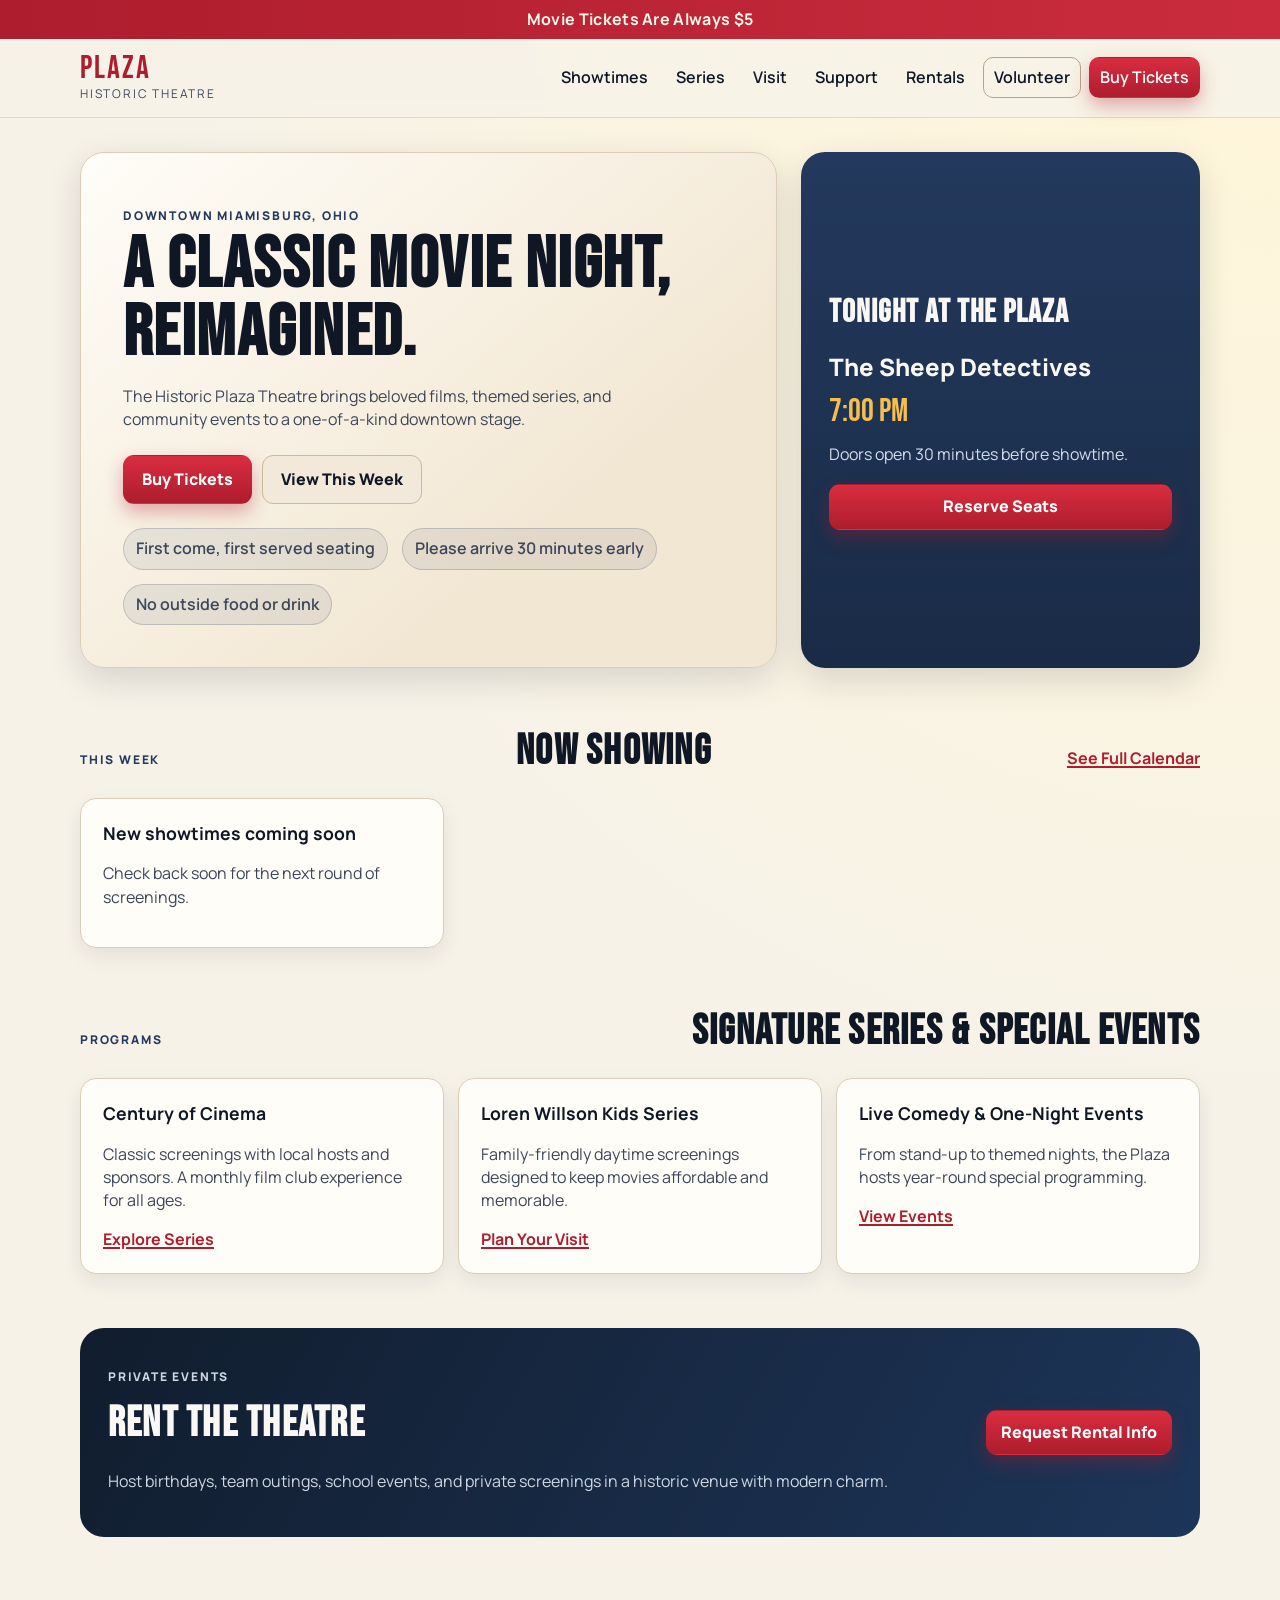
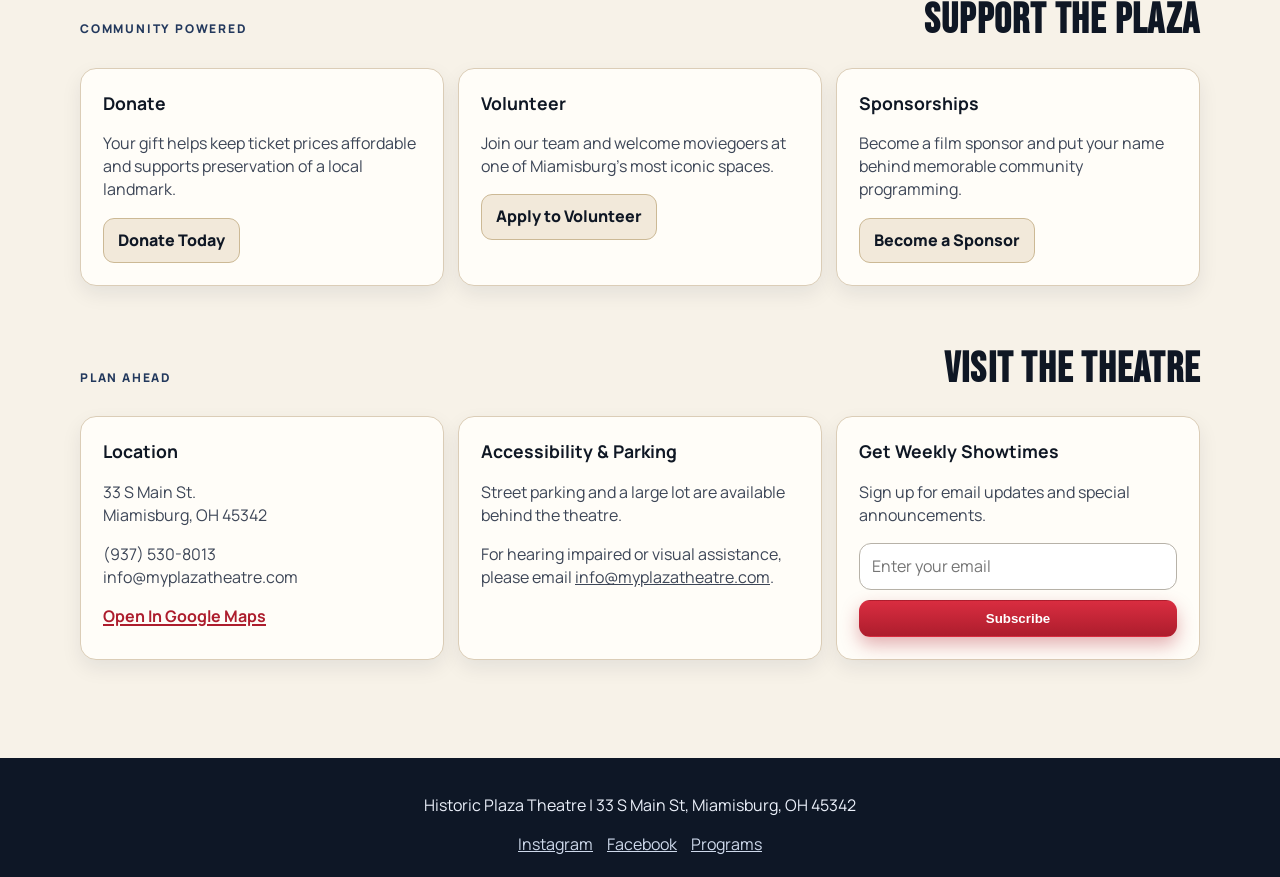
<file: index.html>
<!doctype html>
<html lang="en">
  <head>
    <meta charset="UTF-8" />
    <meta name="viewport" content="width=device-width, initial-scale=1.0" />
    <meta
      name="description"
      content="The Historic Plaza Theatre in Miamisburg, Ohio. Affordable movies, community events, and private rentals."
    />
    <meta name="robots" content="index,follow" />
    <link rel="canonical" href="https://www.myplazatheatre.com/" />
    <meta property="og:type" content="website" />
    <meta property="og:site_name" content="Plaza Theatre" />
    <meta property="og:title" content="Plaza Theatre | Historic Cinema in Miamisburg" />
    <meta
      property="og:description"
      content="Affordable movie tickets, community screenings, and special events at the Historic Plaza Theatre in Miamisburg."
    />
    <meta property="og:url" content="https://www.myplazatheatre.com/" />
    <meta name="twitter:card" content="summary_large_image" />
    <meta name="twitter:title" content="Plaza Theatre | Historic Cinema in Miamisburg" />
    <meta
      name="twitter:description"
      content="Affordable movie tickets, community screenings, and special events at the Historic Plaza Theatre in Miamisburg."
    />
    <title>Plaza Theatre | Historic Cinema in Miamisburg</title>
    <link rel="preconnect" href="https://fonts.googleapis.com" />
    <link rel="preconnect" href="https://fonts.gstatic.com" crossorigin />
    <link
      href="https://fonts.googleapis.com/css2?family=Bebas+Neue&family=Manrope:wght@400;500;600;700;800&display=swap"
      rel="stylesheet"
    />
    <link rel="stylesheet" href="styles.css" />
  </head>
  <body>
    <a class="skip-link" href="#main-content">Skip to main content</a>

    <header class="site-header">
      <div class="top-banner" role="note">Movie Tickets Are Always $5</div>
      <div class="header-shell">
        <a class="brand" href="index.html" aria-label="Plaza Theatre Home">
          <span class="brand-mark">PLAZA</span>
          <span class="brand-sub">Historic Theatre</span>
        </a>
        <button class="menu-button" aria-expanded="false" aria-controls="primary-nav">
          Menu
        </button>
        <nav id="primary-nav" class="primary-nav" aria-label="Primary">
          <a href="showtimes.html">Showtimes</a>
          <a href="series.html">Series</a>
          <a href="visit.html">Visit</a>
          <a href="support.html">Support</a>
          <a href="rentals.html">Rentals</a>
          <a class="button ghost" href="support.html#volunteer">Volunteer</a>
          <a class="button primary" href="https://app.formovietickets.com/index.html?id=plazatheatre">Buy Tickets</a>
        </nav>
      </div>
    </header>

    <main id="main-content">
      <section class="hero reveal" aria-labelledby="hero-title">
        <div class="hero-content">
          <p class="eyebrow">Downtown Miamisburg, Ohio</p>
          <h1 id="hero-title">A Classic Movie Night, Reimagined.</h1>
          <p class="hero-copy">
            The Historic Plaza Theatre brings beloved films, themed series, and community events to a one-of-a-kind
            downtown stage.
          </p>
          <div class="hero-actions">
            <a class="button primary large" href="https://app.formovietickets.com/index.html?id=plazatheatre">Buy Tickets</a>
            <a class="button secondary large" href="#showtimes">View This Week</a>
          </div>
          <ul class="hero-meta" aria-label="Visitor highlights">
            <li>First come, first served seating</li>
            <li>Please arrive 30 minutes early</li>
            <li>No outside food or drink</li>
          </ul>
        </div>
        <aside class="hero-panel" aria-label="Quick info">
          <h2 id="hero-feature-heading">Tonight At The Plaza</h2>
          <p class="film-title" id="hero-feature-title">The Sheep Detectives</p>
          <p class="film-time" id="hero-feature-time">7:00 PM</p>
          <p class="film-note" id="hero-feature-note">Doors open 30 minutes before showtime.</p>
          <a class="button primary full" id="hero-feature-cta" href="https://app.formovietickets.com/index.html?id=plazatheatre">Reserve Seats</a>
        </aside>
      </section>

      <section class="section showtimes reveal" id="showtimes" aria-labelledby="showtimes-title">
        <div class="section-head">
          <p class="eyebrow">This Week</p>
          <h2 id="showtimes-title">Now Showing</h2>
          <a href="showtimes.html" class="text-link">See Full Calendar</a>
        </div>
        <div class="cards" id="home-now-showing" role="list"></div>
      </section>

      <section class="section series reveal" id="series" aria-labelledby="series-title">
        <div class="section-head">
          <p class="eyebrow">Programs</p>
          <h2 id="series-title">Signature Series & Special Events</h2>
        </div>
        <div class="split-grid">
          <article class="feature-block">
            <h3>Century of Cinema</h3>
            <p>Classic screenings with local hosts and sponsors. A monthly film club experience for all ages.</p>
            <a class="text-link" href="series.html">Explore Series</a>
          </article>
          <article class="feature-block">
            <h3>Loren Willson Kids Series</h3>
            <p>Family-friendly daytime screenings designed to keep movies affordable and memorable.</p>
            <a class="text-link" href="series.html#loren-willson-kids">Plan Your Visit</a>
          </article>
          <article class="feature-block">
            <h3>Live Comedy & One-Night Events</h3>
            <p>From stand-up to themed nights, the Plaza hosts year-round special programming.</p>
            <a class="text-link" href="showtimes.html#special-events">View Events</a>
          </article>
        </div>
      </section>

      <section class="section rentals reveal" id="rentals" aria-labelledby="rentals-title">
        <div class="cta-panel">
          <div>
            <p class="eyebrow">Private Events</p>
            <h2 id="rentals-title">Rent The Theatre</h2>
            <p>
              Host birthdays, team outings, school events, and private screenings in a historic venue with modern
              charm.
            </p>
          </div>
          <a class="button primary" href="rentals.html">Request Rental Info</a>
        </div>
      </section>

      <section class="section support reveal" id="support" aria-labelledby="support-title">
        <div class="section-head">
          <p class="eyebrow">Community Powered</p>
          <h2 id="support-title">Support The Plaza</h2>
        </div>
        <div class="support-grid">
          <article class="support-card">
            <h3>Donate</h3>
            <p>Your gift helps keep ticket prices affordable and supports preservation of a local landmark.</p>
            <a class="button secondary" href="support.html#donate">Donate Today</a>
          </article>
          <article class="support-card">
            <h3>Volunteer</h3>
            <p>Join our team and welcome moviegoers at one of Miamisburg's most iconic spaces.</p>
            <a class="button secondary" href="support.html#volunteer">Apply to Volunteer</a>
          </article>
          <article class="support-card">
            <h3>Sponsorships</h3>
            <p>Become a film sponsor and put your name behind memorable community programming.</p>
            <a class="button secondary" href="support.html#sponsors">Become a Sponsor</a>
          </article>
        </div>
      </section>

      <section class="section visit reveal" id="visit" aria-labelledby="visit-title">
        <div class="section-head">
          <p class="eyebrow">Plan Ahead</p>
          <h2 id="visit-title">Visit The Theatre</h2>
        </div>
        <div class="visit-layout">
          <div class="visit-card">
            <h3>Location</h3>
            <p>33 S Main St.<br />Miamisburg, OH 45342</p>
            <p>(937) 530-8013<br />info@myplazatheatre.com</p>
            <a class="text-link" href="https://www.google.com/maps/place/33+S+Main+St,+Miamisburg,+OH+45342/">Open In Google Maps</a>
          </div>
          <div class="visit-card">
            <h3>Accessibility & Parking</h3>
            <p>Street parking and a large lot are available behind the theatre.</p>
            <p>
              For hearing impaired or visual assistance, please email
              <a href="mailto:info@myplazatheatre.com">info@myplazatheatre.com</a>.
            </p>
          </div>
          <div class="newsletter-card">
            <h3>Get Weekly Showtimes</h3>
            <p>Sign up for email updates and special announcements.</p>
            <form>
              <label for="email" class="visually-hidden">Email address</label>
              <input id="email" type="email" placeholder="Enter your email" autocomplete="email" required />
              <button type="submit" class="button primary full">Subscribe</button>
            </form>
          </div>
        </div>
      </section>
    </main>

    <a class="mobile-sticky-cta" href="https://app.formovietickets.com/index.html?id=plazatheatre">Buy Tickets</a>

    <footer class="site-footer">
      <p>Historic Plaza Theatre | 33 S Main St, Miamisburg, OH 45342</p>
      <div class="footer-links">
        <a href="https://www.instagram.com/historicplazatheatre/">Instagram</a>
        <a href="https://www.facebook.com/myplazatheatre">Facebook</a>
        <a href="series.html">Programs</a>
      </div>
    </footer>

    <script src="schedule-data.js"></script>
    <script src="script.js"></script>
  </body>
</html>
</file>
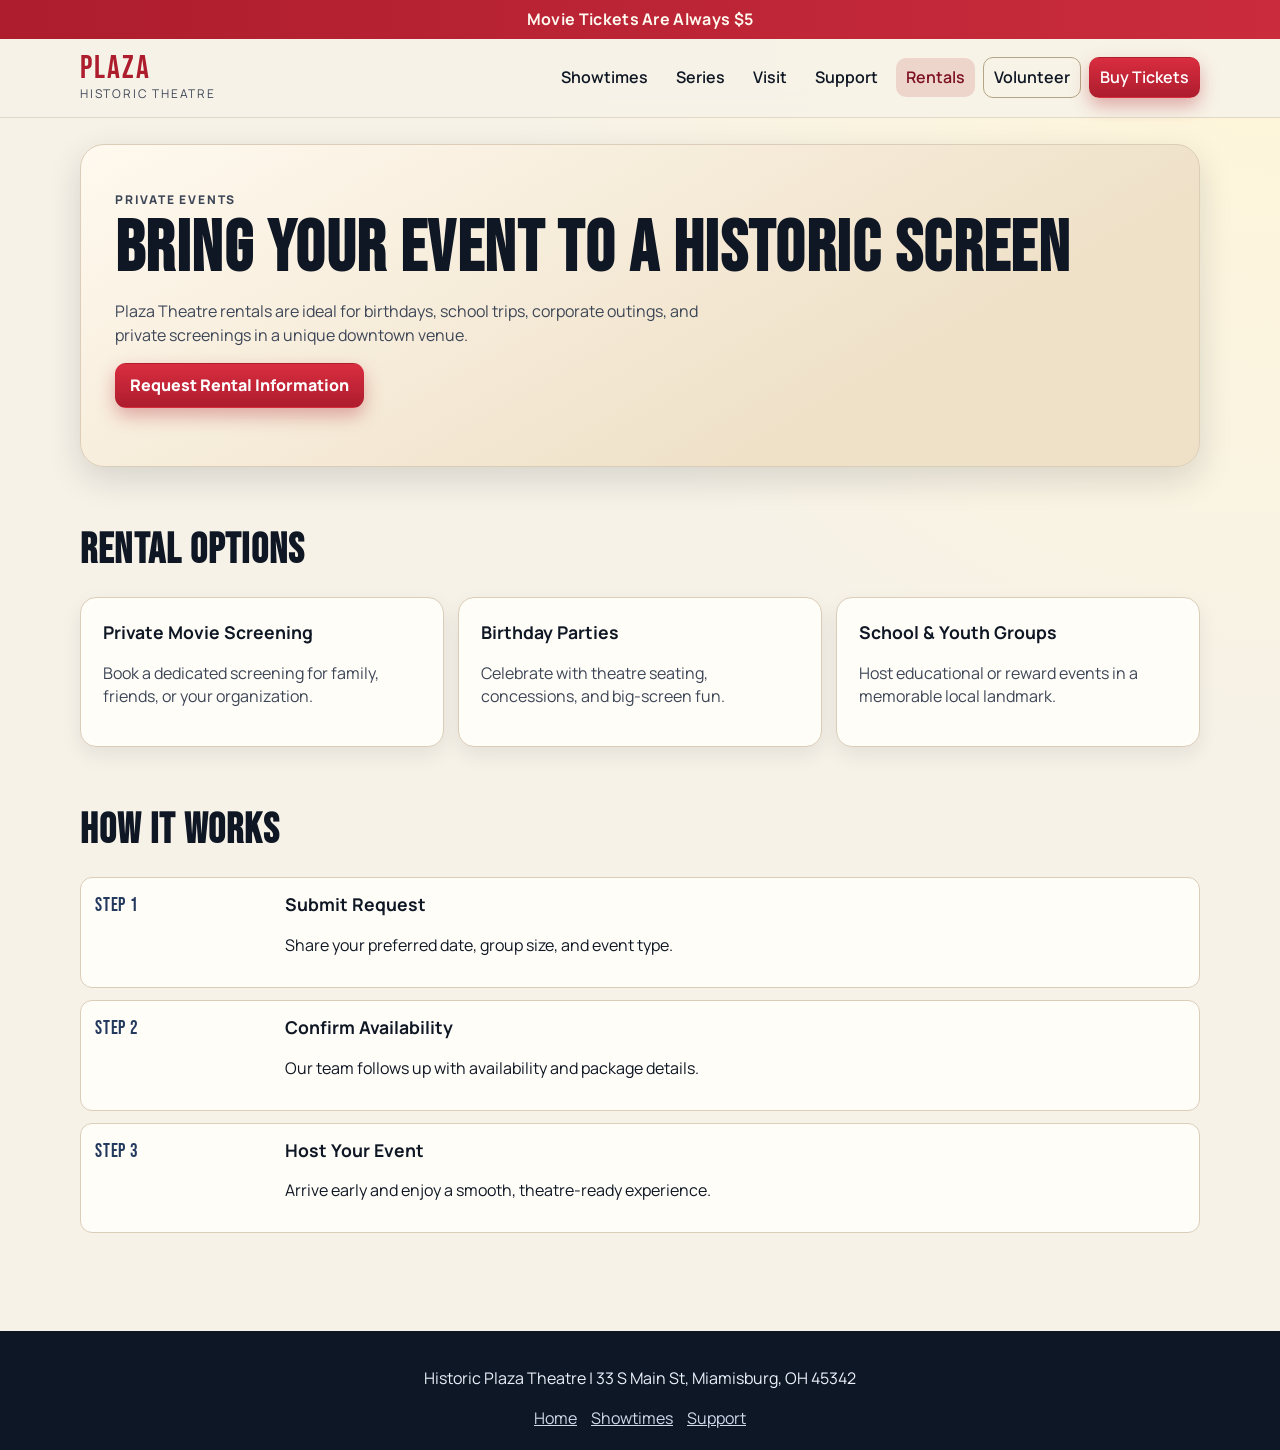
<file: rentals.html>
<!doctype html>
<html lang="en">
  <head>
    <meta charset="UTF-8" />
    <meta name="viewport" content="width=device-width, initial-scale=1.0" />
    <meta
      name="description"
      content="Rent the Plaza Theatre for private screenings, birthdays, school events, and group gatherings."
    />
    <title>Rent The Theatre | Plaza Theatre</title>
    <link rel="preconnect" href="https://fonts.googleapis.com" />
    <link rel="preconnect" href="https://fonts.gstatic.com" crossorigin />
    <link
      href="https://fonts.googleapis.com/css2?family=Bebas+Neue&family=Manrope:wght@400;500;600;700;800&display=swap"
      rel="stylesheet"
    />
    <link rel="stylesheet" href="styles.css" />
  </head>
  <body>
    <a class="skip-link" href="#main-content">Skip to main content</a>

    <header class="site-header">
      <div class="top-banner" role="note">Movie Tickets Are Always $5</div>
      <div class="header-shell">
        <a class="brand" href="index.html" aria-label="Plaza Theatre Home">
          <span class="brand-mark">PLAZA</span>
          <span class="brand-sub">Historic Theatre</span>
        </a>
        <button class="menu-button" aria-expanded="false" aria-controls="primary-nav">
          Menu
        </button>
        <nav id="primary-nav" class="primary-nav" aria-label="Primary">
          <a href="showtimes.html">Showtimes</a>
          <a href="series.html">Series</a>
          <a href="visit.html">Visit</a>
          <a href="support.html">Support</a>
          <a href="rentals.html">Rentals</a>
          <a class="button ghost" href="support.html#volunteer">Volunteer</a>
          <a class="button primary" href="https://app.formovietickets.com/index.html?id=plazatheatre">Buy Tickets</a>
        </nav>
      </div>
    </header>

    <main id="main-content">
      <section class="page-hero reveal" aria-labelledby="rentals-title">
        <p class="eyebrow">Private Events</p>
        <h1 id="rentals-title">Bring Your Event To A Historic Screen</h1>
        <p>
          Plaza Theatre rentals are ideal for birthdays, school trips, corporate outings, and private screenings in a
          unique downtown venue.
        </p>
        <div class="hero-actions">
          <a class="button primary" href="https://www.myplazatheatre.com/rent-the-theatre">Request Rental Information</a>
        </div>
      </section>

      <section class="section reveal" aria-labelledby="rental-options-title">
        <div class="section-head">
          <h2 id="rental-options-title">Rental Options</h2>
        </div>
        <div class="cards">
          <article class="show-card">
            <h3>Private Movie Screening</h3>
            <p>Book a dedicated screening for family, friends, or your organization.</p>
          </article>
          <article class="show-card">
            <h3>Birthday Parties</h3>
            <p>Celebrate with theatre seating, concessions, and big-screen fun.</p>
          </article>
          <article class="show-card">
            <h3>School & Youth Groups</h3>
            <p>Host educational or reward events in a memorable local landmark.</p>
          </article>
        </div>
      </section>

      <section class="section reveal" aria-labelledby="rental-process-title">
        <div class="section-head">
          <h2 id="rental-process-title">How It Works</h2>
        </div>
        <ul class="timeline">
          <li>
            <span class="slot">Step 1</span>
            <div>
              <h3>Submit Request</h3>
              <p>Share your preferred date, group size, and event type.</p>
            </div>
          </li>
          <li>
            <span class="slot">Step 2</span>
            <div>
              <h3>Confirm Availability</h3>
              <p>Our team follows up with availability and package details.</p>
            </div>
          </li>
          <li>
            <span class="slot">Step 3</span>
            <div>
              <h3>Host Your Event</h3>
              <p>Arrive early and enjoy a smooth, theatre-ready experience.</p>
            </div>
          </li>
        </ul>
      </section>
    </main>

    <a class="mobile-sticky-cta" href="https://app.formovietickets.com/index.html?id=plazatheatre">Buy Tickets</a>

    <footer class="site-footer">
      <p>Historic Plaza Theatre | 33 S Main St, Miamisburg, OH 45342</p>
      <div class="footer-links">
        <a href="index.html">Home</a>
        <a href="showtimes.html">Showtimes</a>
        <a href="support.html">Support</a>
      </div>
    </footer>

    <script src="script.js"></script>
  </body>
</html>
</file>
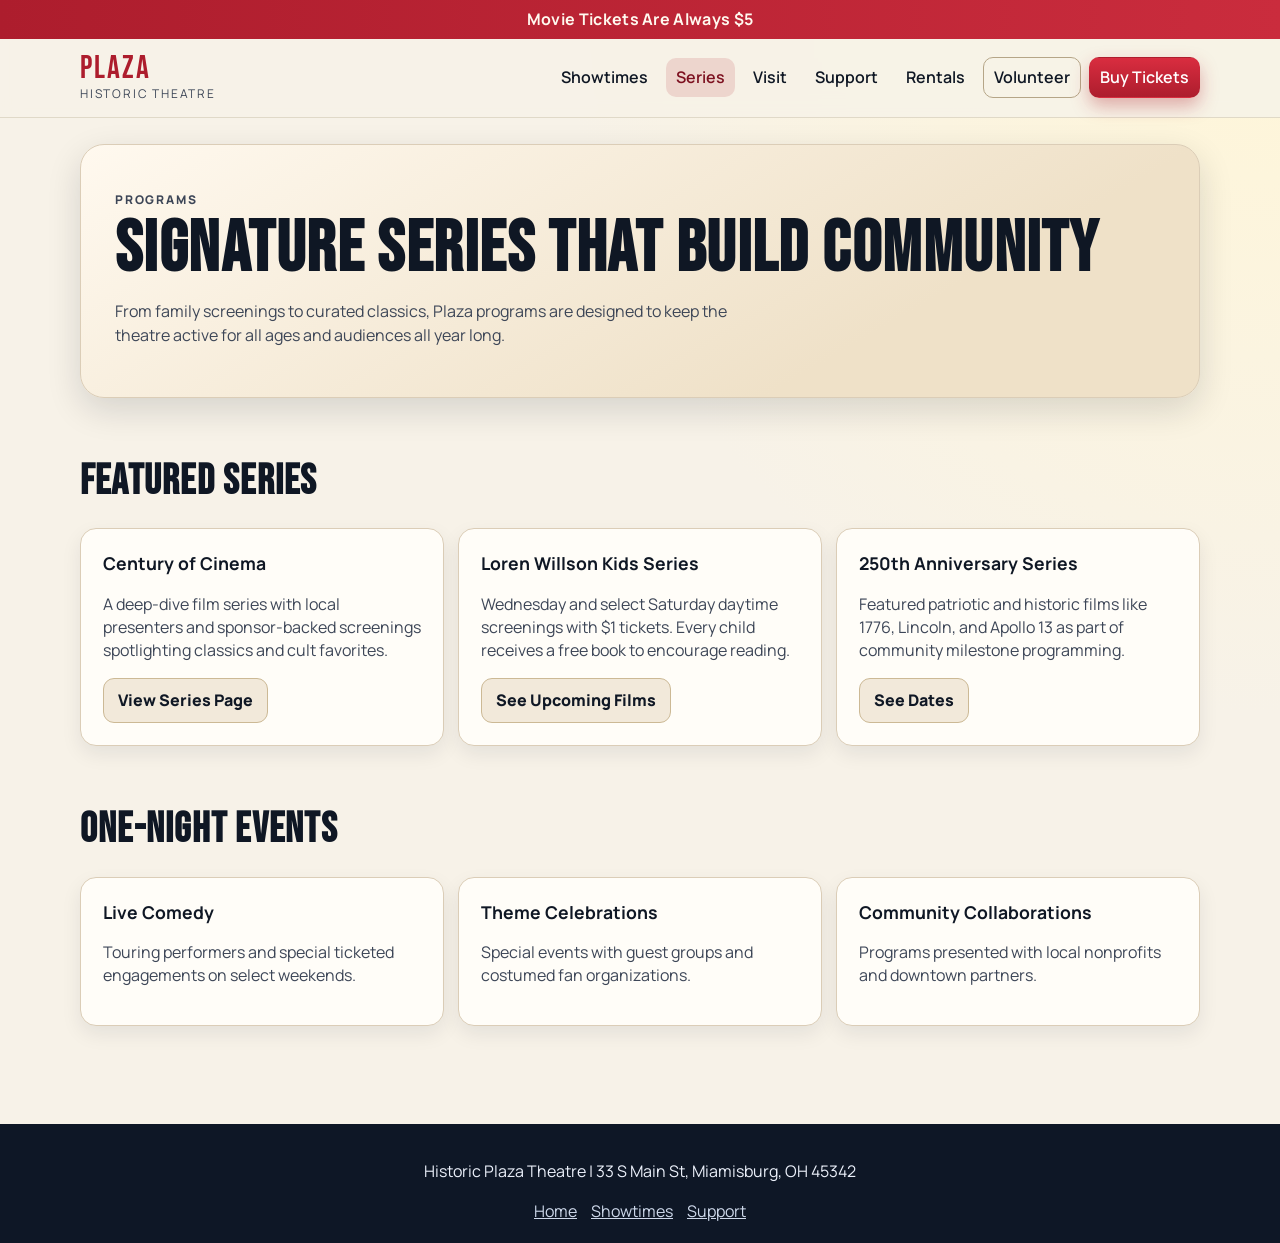
<file: series.html>
<!doctype html>
<html lang="en">
  <head>
    <meta charset="UTF-8" />
    <meta name="viewport" content="width=device-width, initial-scale=1.0" />
    <meta
      name="description"
      content="Explore Plaza Theatre series including Century of Cinema, family programs, and one-night events."
    />
    <title>Series & Programs | Plaza Theatre</title>
    <link rel="preconnect" href="https://fonts.googleapis.com" />
    <link rel="preconnect" href="https://fonts.gstatic.com" crossorigin />
    <link
      href="https://fonts.googleapis.com/css2?family=Bebas+Neue&family=Manrope:wght@400;500;600;700;800&display=swap"
      rel="stylesheet"
    />
    <link rel="stylesheet" href="styles.css" />
  </head>
  <body>
    <a class="skip-link" href="#main-content">Skip to main content</a>

    <header class="site-header">
      <div class="top-banner" role="note">Movie Tickets Are Always $5</div>
      <div class="header-shell">
        <a class="brand" href="index.html" aria-label="Plaza Theatre Home">
          <span class="brand-mark">PLAZA</span>
          <span class="brand-sub">Historic Theatre</span>
        </a>
        <button class="menu-button" aria-expanded="false" aria-controls="primary-nav">
          Menu
        </button>
        <nav id="primary-nav" class="primary-nav" aria-label="Primary">
          <a href="showtimes.html">Showtimes</a>
          <a href="series.html">Series</a>
          <a href="visit.html">Visit</a>
          <a href="support.html">Support</a>
          <a href="rentals.html">Rentals</a>
          <a class="button ghost" href="support.html#volunteer">Volunteer</a>
          <a class="button primary" href="https://app.formovietickets.com/index.html?id=plazatheatre">Buy Tickets</a>
        </nav>
      </div>
    </header>

    <main id="main-content">
      <section class="page-hero reveal" aria-labelledby="programs-title">
        <p class="eyebrow">Programs</p>
        <h1 id="programs-title">Signature Series That Build Community</h1>
        <p>
          From family screenings to curated classics, Plaza programs are designed to keep the theatre active for all
          ages and audiences all year long.
        </p>
      </section>

      <section class="section reveal" aria-labelledby="series-grid-title">
        <div class="section-head">
          <h2 id="series-grid-title">Featured Series</h2>
        </div>
        <div class="split-grid">
          <article class="feature-block">
            <h3>Century of Cinema</h3>
            <p>
              A deep-dive film series with local presenters and sponsor-backed screenings spotlighting classics and cult
              favorites.
            </p>
            <a class="button secondary" href="https://www.myplazatheatre.com/century-of-cinema">View Series Page</a>
          </article>
          <article class="feature-block" id="loren-willson-kids">
            <h3>Loren Willson Kids Series</h3>
            <p>
              Wednesday and select Saturday daytime screenings with $1 tickets. Every child receives a free book to
              encourage reading.
            </p>
            <a class="button secondary" href="https://www.myplazatheatre.com/loren-willson-series">See Upcoming Films</a>
          </article>
          <article class="feature-block">
            <h3>250th Anniversary Series</h3>
            <p>
              Featured patriotic and historic films like 1776, Lincoln, and Apollo 13 as part of community milestone
              programming.
            </p>
            <a class="button secondary" href="showtimes.html#special-events">See Dates</a>
          </article>
        </div>
      </section>

      <section class="section reveal" aria-labelledby="event-types-title">
        <div class="section-head">
          <h2 id="event-types-title">One-Night Events</h2>
        </div>
        <div class="cards">
          <article class="show-card">
            <h3>Live Comedy</h3>
            <p>Touring performers and special ticketed engagements on select weekends.</p>
          </article>
          <article class="show-card">
            <h3>Theme Celebrations</h3>
            <p>Special events with guest groups and costumed fan organizations.</p>
          </article>
          <article class="show-card">
            <h3>Community Collaborations</h3>
            <p>Programs presented with local nonprofits and downtown partners.</p>
          </article>
        </div>
      </section>
    </main>

    <a class="mobile-sticky-cta" href="https://app.formovietickets.com/index.html?id=plazatheatre">Buy Tickets</a>

    <footer class="site-footer">
      <p>Historic Plaza Theatre | 33 S Main St, Miamisburg, OH 45342</p>
      <div class="footer-links">
        <a href="index.html">Home</a>
        <a href="showtimes.html">Showtimes</a>
        <a href="support.html">Support</a>
      </div>
    </footer>

    <script src="script.js"></script>
  </body>
</html>
</file>
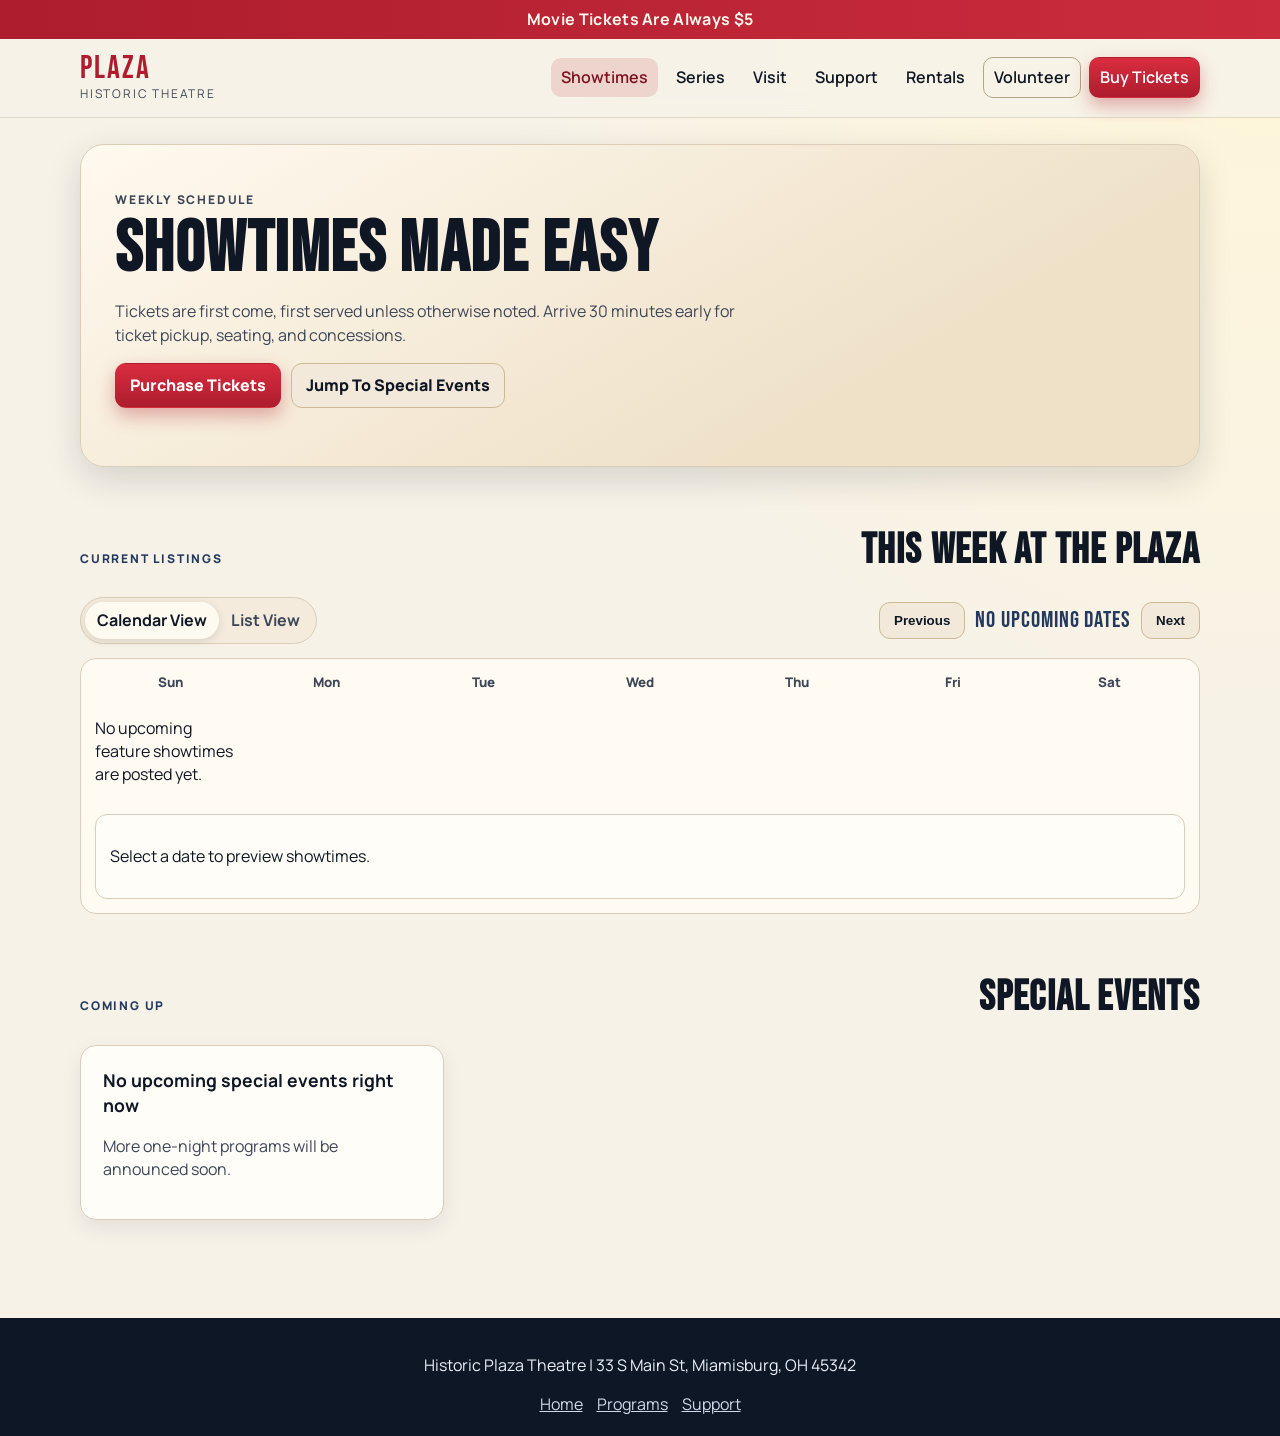
<file: showtimes.html>
<!doctype html>
<html lang="en">
  <head>
    <meta charset="UTF-8" />
    <meta name="viewport" content="width=device-width, initial-scale=1.0" />
    <meta
      name="description"
      content="View weekly Plaza Theatre showtimes, special screenings, and upcoming events in Miamisburg."
    />
    <meta name="robots" content="index,follow" />
    <link rel="canonical" href="https://www.myplazatheatre.com/showtimes" />
    <meta property="og:type" content="website" />
    <meta property="og:site_name" content="Plaza Theatre" />
    <meta property="og:title" content="Showtimes | Plaza Theatre" />
    <meta
      property="og:description"
      content="See upcoming Plaza Theatre showtimes, special event screenings, and community programs in Miamisburg."
    />
    <meta property="og:url" content="https://www.myplazatheatre.com/showtimes" />
    <meta name="twitter:card" content="summary_large_image" />
    <meta name="twitter:title" content="Showtimes | Plaza Theatre" />
    <meta
      name="twitter:description"
      content="See upcoming Plaza Theatre showtimes, special event screenings, and community programs in Miamisburg."
    />
    <title>Showtimes | Plaza Theatre</title>
    <link rel="preconnect" href="https://fonts.googleapis.com" />
    <link rel="preconnect" href="https://fonts.gstatic.com" crossorigin />
    <link
      href="https://fonts.googleapis.com/css2?family=Bebas+Neue&family=Manrope:wght@400;500;600;700;800&display=swap"
      rel="stylesheet"
    />
    <link rel="stylesheet" href="styles.css" />
  </head>
  <body>
    <a class="skip-link" href="#main-content">Skip to main content</a>

    <header class="site-header">
      <div class="top-banner" role="note">Movie Tickets Are Always $5</div>
      <div class="header-shell">
        <a class="brand" href="index.html" aria-label="Plaza Theatre Home">
          <span class="brand-mark">PLAZA</span>
          <span class="brand-sub">Historic Theatre</span>
        </a>
        <button class="menu-button" aria-expanded="false" aria-controls="primary-nav">
          Menu
        </button>
        <nav id="primary-nav" class="primary-nav" aria-label="Primary">
          <a href="showtimes.html">Showtimes</a>
          <a href="series.html">Series</a>
          <a href="visit.html">Visit</a>
          <a href="support.html">Support</a>
          <a href="rentals.html">Rentals</a>
          <a class="button ghost" href="support.html#volunteer">Volunteer</a>
          <a class="button primary" href="https://app.formovietickets.com/index.html?id=plazatheatre">Buy Tickets</a>
        </nav>
      </div>
    </header>

    <main id="main-content">
      <section class="page-hero reveal" aria-labelledby="showtimes-page-title">
        <p class="eyebrow">Weekly Schedule</p>
        <h1 id="showtimes-page-title">Showtimes Made Easy</h1>
        <p>
          Tickets are first come, first served unless otherwise noted. Arrive 30 minutes early for ticket pickup,
          seating, and concessions.
        </p>
        <div class="hero-actions">
          <a class="button primary" href="https://app.formovietickets.com/index.html?id=plazatheatre">Purchase Tickets</a>
          <a class="button secondary" href="#special-events">Jump To Special Events</a>
        </div>
      </section>

      <section class="section reveal" id="showtimes-module" aria-labelledby="this-week-title">
        <div class="section-head">
          <p class="eyebrow">Current Listings</p>
          <h2 id="this-week-title">This Week At The Plaza</h2>
        </div>
        <div class="showtimes-controls">
          <div class="view-toggle" id="showtimes-view-toggle" role="group" aria-label="Showtimes display mode">
            <button type="button" class="toggle-option" data-view-mode="calendar" aria-pressed="false">Calendar View</button>
            <button type="button" class="toggle-option" data-view-mode="list" aria-pressed="false">List View</button>
          </div>
          <div class="calendar-nav" id="showtimes-calendar-nav" aria-label="Calendar month navigation">
            <button type="button" class="button secondary" id="calendar-prev-month">Previous</button>
            <p class="calendar-month-label" id="calendar-month-label">Upcoming Month</p>
            <button type="button" class="button secondary" id="calendar-next-month">Next</button>
          </div>
        </div>
        <div class="showtimes-calendar-wrap" id="showtimes-calendar-wrap">
          <div class="calendar-weekdays" aria-hidden="true">
            <span>Sun</span>
            <span>Mon</span>
            <span>Tue</span>
            <span>Wed</span>
            <span>Thu</span>
            <span>Fri</span>
            <span>Sat</span>
          </div>
          <div class="calendar-grid" id="showtimes-calendar-grid" role="grid" aria-label="Showtimes calendar"></div>
          <div class="day-details" id="showtimes-day-details" aria-live="polite"></div>
        </div>
        <ul class="timeline list-view" id="showtimes-timeline"></ul>
      </section>

      <section class="section reveal" id="special-events" aria-labelledby="special-events-title">
        <div class="section-head">
          <p class="eyebrow">Coming Up</p>
          <h2 id="special-events-title">Special Events</h2>
        </div>
        <div class="cards" id="special-events-cards"></div>
      </section>
    </main>

    <a class="mobile-sticky-cta" href="https://app.formovietickets.com/index.html?id=plazatheatre">Buy Tickets</a>

    <footer class="site-footer">
      <p>Historic Plaza Theatre | 33 S Main St, Miamisburg, OH 45342</p>
      <div class="footer-links">
        <a href="index.html">Home</a>
        <a href="series.html">Programs</a>
        <a href="support.html">Support</a>
      </div>
    </footer>

    <script src="schedule-data.js"></script>
    <script src="script.js"></script>
  </body>
</html>
</file>
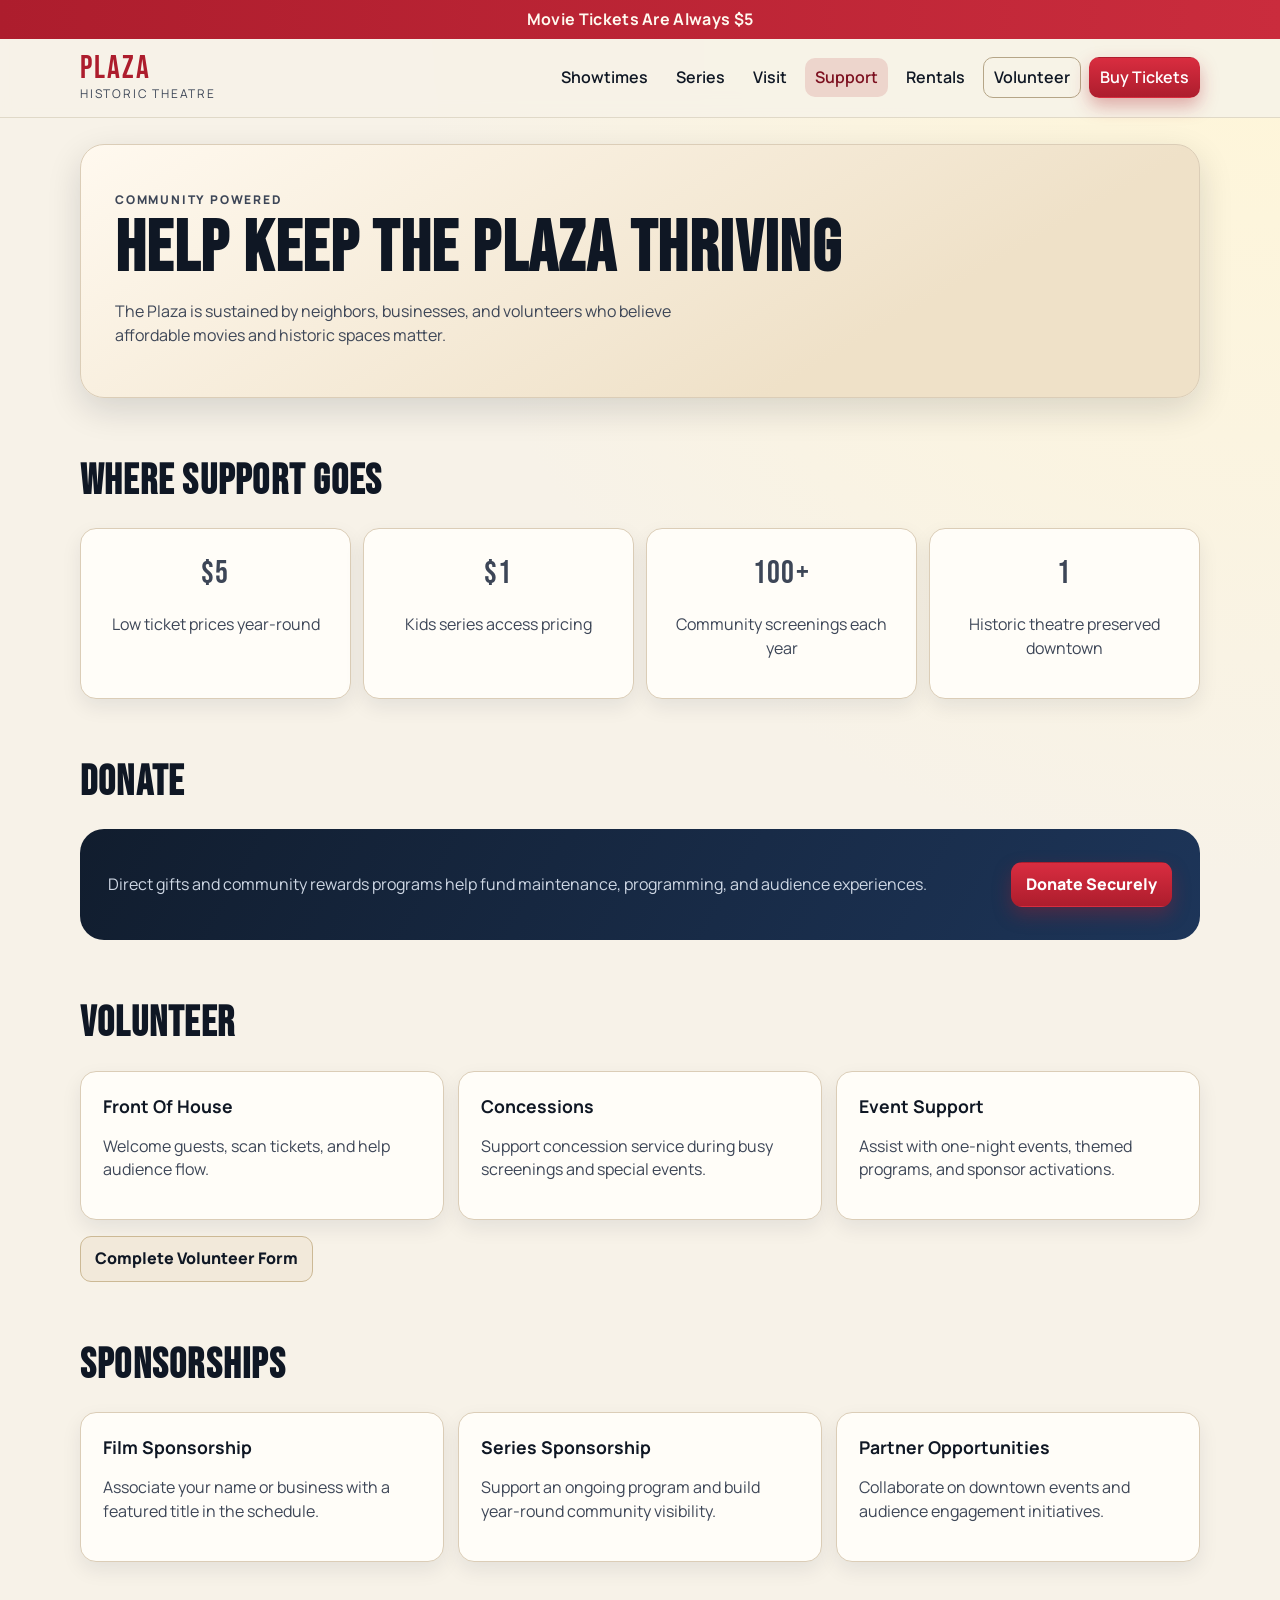
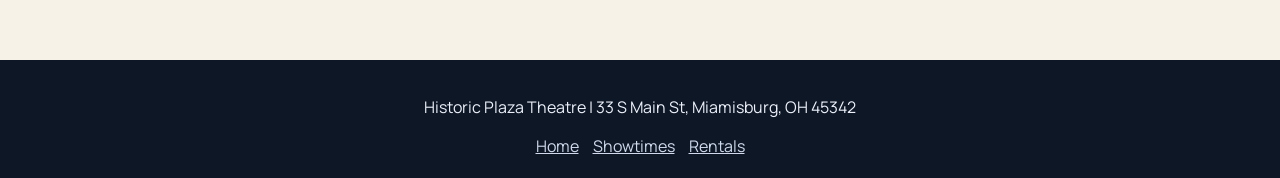
<file: support.html>
<!doctype html>
<html lang="en">
  <head>
    <meta charset="UTF-8" />
    <meta name="viewport" content="width=device-width, initial-scale=1.0" />
    <meta
      name="description"
      content="Support Plaza Theatre through donations, sponsorships, and volunteering opportunities."
    />
    <title>Support The Plaza | Plaza Theatre</title>
    <link rel="preconnect" href="https://fonts.googleapis.com" />
    <link rel="preconnect" href="https://fonts.gstatic.com" crossorigin />
    <link
      href="https://fonts.googleapis.com/css2?family=Bebas+Neue&family=Manrope:wght@400;500;600;700;800&display=swap"
      rel="stylesheet"
    />
    <link rel="stylesheet" href="styles.css" />
  </head>
  <body>
    <a class="skip-link" href="#main-content">Skip to main content</a>

    <header class="site-header">
      <div class="top-banner" role="note">Movie Tickets Are Always $5</div>
      <div class="header-shell">
        <a class="brand" href="index.html" aria-label="Plaza Theatre Home">
          <span class="brand-mark">PLAZA</span>
          <span class="brand-sub">Historic Theatre</span>
        </a>
        <button class="menu-button" aria-expanded="false" aria-controls="primary-nav">
          Menu
        </button>
        <nav id="primary-nav" class="primary-nav" aria-label="Primary">
          <a href="showtimes.html">Showtimes</a>
          <a href="series.html">Series</a>
          <a href="visit.html">Visit</a>
          <a href="support.html">Support</a>
          <a href="rentals.html">Rentals</a>
          <a class="button ghost" href="#volunteer">Volunteer</a>
          <a class="button primary" href="https://app.formovietickets.com/index.html?id=plazatheatre">Buy Tickets</a>
        </nav>
      </div>
    </header>

    <main id="main-content">
      <section class="page-hero reveal" aria-labelledby="support-title">
        <p class="eyebrow">Community Powered</p>
        <h1 id="support-title">Help Keep The Plaza Thriving</h1>
        <p>
          The Plaza is sustained by neighbors, businesses, and volunteers who believe affordable movies and historic
          spaces matter.
        </p>
      </section>

      <section class="section reveal" aria-labelledby="impact-title">
        <div class="section-head">
          <h2 id="impact-title">Where Support Goes</h2>
        </div>
        <div class="kpi-strip">
          <article class="show-card">
            <p class="kpi-value">$5</p>
            <p>Low ticket prices year-round</p>
          </article>
          <article class="show-card">
            <p class="kpi-value">$1</p>
            <p>Kids series access pricing</p>
          </article>
          <article class="show-card">
            <p class="kpi-value">100+</p>
            <p>Community screenings each year</p>
          </article>
          <article class="show-card">
            <p class="kpi-value">1</p>
            <p>Historic theatre preserved downtown</p>
          </article>
        </div>
      </section>

      <section class="section reveal" id="donate" aria-labelledby="donate-title">
        <div class="section-head">
          <h2 id="donate-title">Donate</h2>
        </div>
        <div class="cta-panel">
          <div>
            <p>
              Direct gifts and community rewards programs help fund maintenance, programming, and audience experiences.
            </p>
          </div>
          <a class="button primary" href="https://www.myplazatheatre.com/donate">Donate Securely</a>
        </div>
      </section>

      <section class="section reveal" id="volunteer" aria-labelledby="volunteer-title">
        <div class="section-head">
          <h2 id="volunteer-title">Volunteer</h2>
        </div>
        <div class="cards">
          <article class="show-card">
            <h3>Front Of House</h3>
            <p>Welcome guests, scan tickets, and help audience flow.</p>
          </article>
          <article class="show-card">
            <h3>Concessions</h3>
            <p>Support concession service during busy screenings and special events.</p>
          </article>
          <article class="show-card">
            <h3>Event Support</h3>
            <p>Assist with one-night events, themed programs, and sponsor activations.</p>
          </article>
        </div>
        <p>
          <a class="button secondary" href="https://www.myplazatheatre.com/volunteers">Complete Volunteer Form</a>
        </p>
      </section>

      <section class="section reveal" id="sponsors" aria-labelledby="sponsors-title">
        <div class="section-head">
          <h2 id="sponsors-title">Sponsorships</h2>
        </div>
        <div class="support-grid">
          <article class="support-card">
            <h3>Film Sponsorship</h3>
            <p>Associate your name or business with a featured title in the schedule.</p>
          </article>
          <article class="support-card">
            <h3>Series Sponsorship</h3>
            <p>Support an ongoing program and build year-round community visibility.</p>
          </article>
          <article class="support-card">
            <h3>Partner Opportunities</h3>
            <p>Collaborate on downtown events and audience engagement initiatives.</p>
          </article>
        </div>
      </section>
    </main>

    <a class="mobile-sticky-cta" href="https://app.formovietickets.com/index.html?id=plazatheatre">Buy Tickets</a>

    <footer class="site-footer">
      <p>Historic Plaza Theatre | 33 S Main St, Miamisburg, OH 45342</p>
      <div class="footer-links">
        <a href="index.html">Home</a>
        <a href="showtimes.html">Showtimes</a>
        <a href="rentals.html">Rentals</a>
      </div>
    </footer>

    <script src="script.js"></script>
  </body>
</html>
</file>
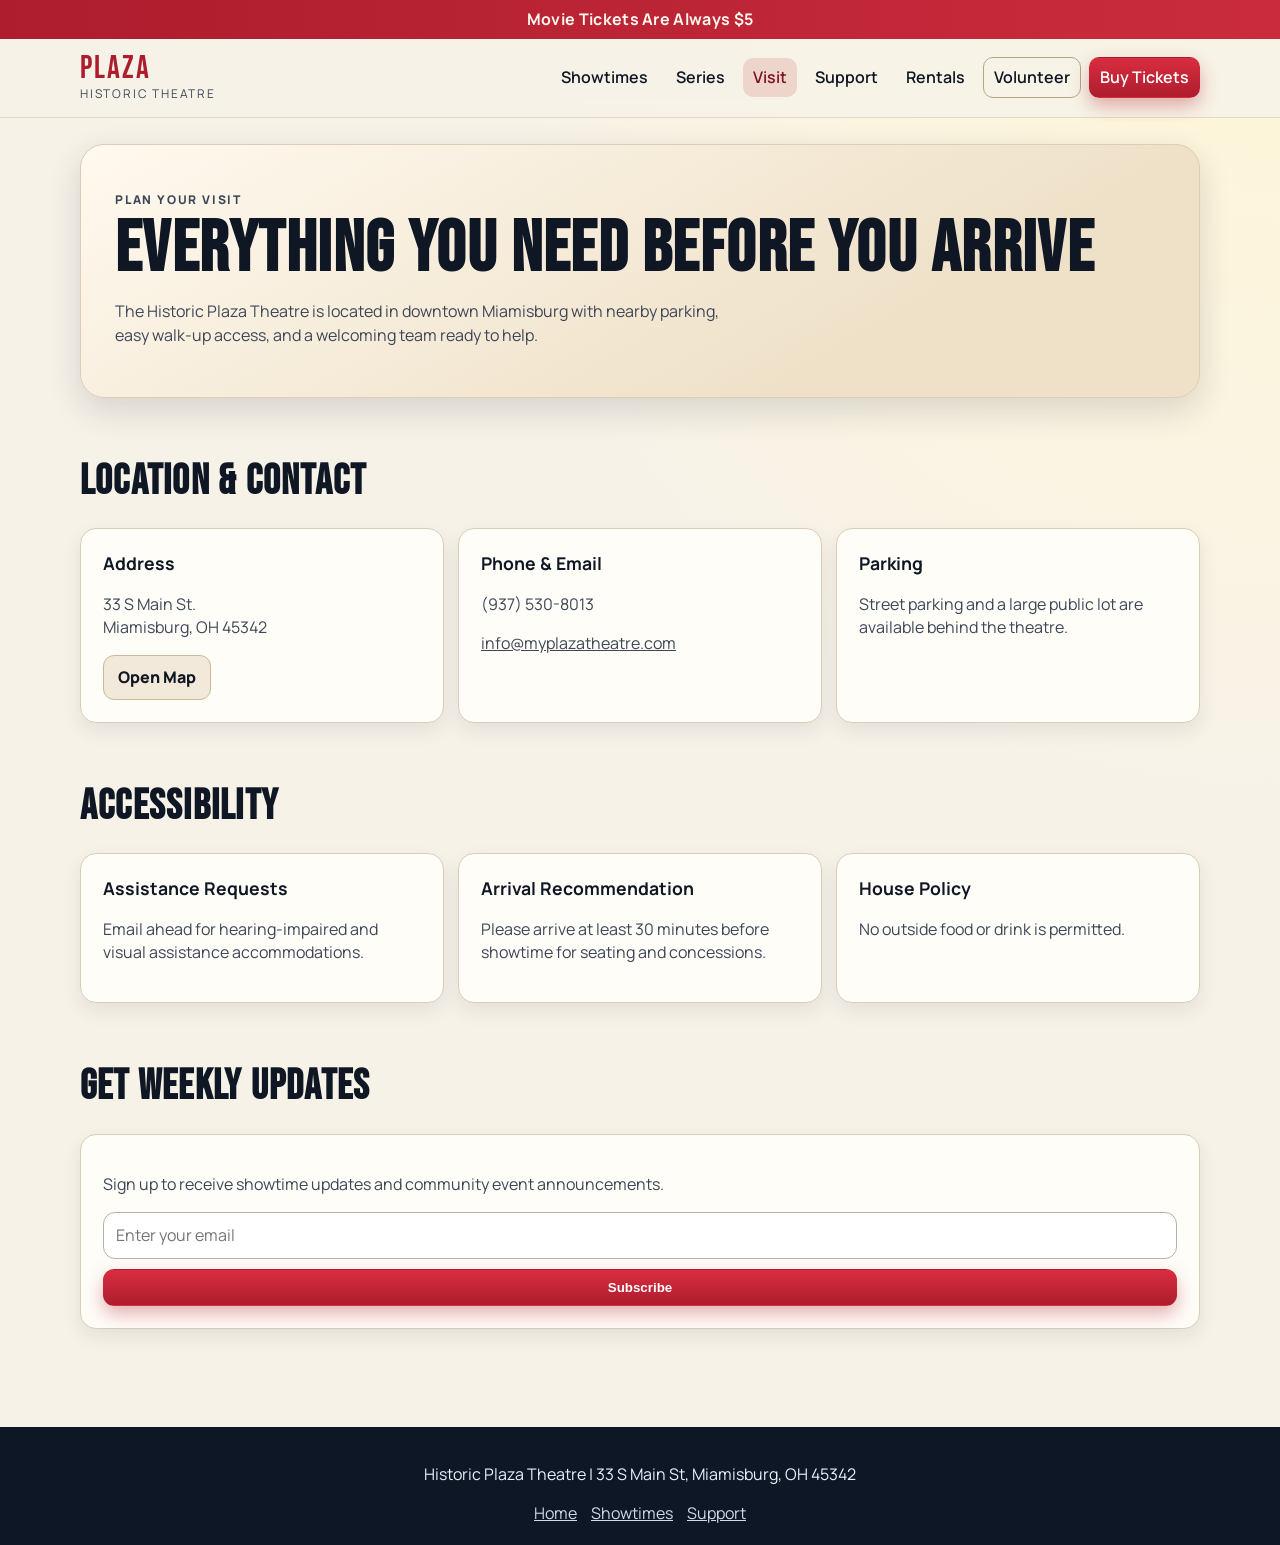
<file: visit.html>
<!doctype html>
<html lang="en">
  <head>
    <meta charset="UTF-8" />
    <meta name="viewport" content="width=device-width, initial-scale=1.0" />
    <meta
      name="description"
      content="Plan your visit to the Historic Plaza Theatre with location, parking, accessibility, and contact info."
    />
    <title>Visit The Plaza | Plaza Theatre</title>
    <link rel="preconnect" href="https://fonts.googleapis.com" />
    <link rel="preconnect" href="https://fonts.gstatic.com" crossorigin />
    <link
      href="https://fonts.googleapis.com/css2?family=Bebas+Neue&family=Manrope:wght@400;500;600;700;800&display=swap"
      rel="stylesheet"
    />
    <link rel="stylesheet" href="styles.css" />
  </head>
  <body>
    <a class="skip-link" href="#main-content">Skip to main content</a>

    <header class="site-header">
      <div class="top-banner" role="note">Movie Tickets Are Always $5</div>
      <div class="header-shell">
        <a class="brand" href="index.html" aria-label="Plaza Theatre Home">
          <span class="brand-mark">PLAZA</span>
          <span class="brand-sub">Historic Theatre</span>
        </a>
        <button class="menu-button" aria-expanded="false" aria-controls="primary-nav">
          Menu
        </button>
        <nav id="primary-nav" class="primary-nav" aria-label="Primary">
          <a href="showtimes.html">Showtimes</a>
          <a href="series.html">Series</a>
          <a href="visit.html">Visit</a>
          <a href="support.html">Support</a>
          <a href="rentals.html">Rentals</a>
          <a class="button ghost" href="support.html#volunteer">Volunteer</a>
          <a class="button primary" href="https://app.formovietickets.com/index.html?id=plazatheatre">Buy Tickets</a>
        </nav>
      </div>
    </header>

    <main id="main-content">
      <section class="page-hero reveal" aria-labelledby="visit-title">
        <p class="eyebrow">Plan Your Visit</p>
        <h1 id="visit-title">Everything You Need Before You Arrive</h1>
        <p>
          The Historic Plaza Theatre is located in downtown Miamisburg with nearby parking, easy walk-up access, and a
          welcoming team ready to help.
        </p>
      </section>

      <section class="section reveal" aria-labelledby="location-title">
        <div class="section-head">
          <h2 id="location-title">Location & Contact</h2>
        </div>
        <div class="visit-layout">
          <article class="visit-card">
            <h3>Address</h3>
            <p>33 S Main St.<br />Miamisburg, OH 45342</p>
            <a class="button secondary" href="https://www.google.com/maps/place/33+S+Main+St,+Miamisburg,+OH+45342/">Open Map</a>
          </article>
          <article class="visit-card">
            <h3>Phone & Email</h3>
            <p>(937) 530-8013</p>
            <p><a href="mailto:info@myplazatheatre.com">info@myplazatheatre.com</a></p>
          </article>
          <article class="visit-card">
            <h3>Parking</h3>
            <p>Street parking and a large public lot are available behind the theatre.</p>
          </article>
        </div>
      </section>

      <section class="section reveal" aria-labelledby="accessibility-title">
        <div class="section-head">
          <h2 id="accessibility-title">Accessibility</h2>
        </div>
        <div class="cards">
          <article class="show-card">
            <h3>Assistance Requests</h3>
            <p>Email ahead for hearing-impaired and visual assistance accommodations.</p>
          </article>
          <article class="show-card">
            <h3>Arrival Recommendation</h3>
            <p>Please arrive at least 30 minutes before showtime for seating and concessions.</p>
          </article>
          <article class="show-card">
            <h3>House Policy</h3>
            <p>No outside food or drink is permitted.</p>
          </article>
        </div>
      </section>

      <section class="section reveal" aria-labelledby="newsletter-title">
        <div class="section-head">
          <h2 id="newsletter-title">Get Weekly Updates</h2>
        </div>
        <div class="newsletter-card">
          <p>Sign up to receive showtime updates and community event announcements.</p>
          <form>
            <label for="visit-email" class="visually-hidden">Email address</label>
            <input id="visit-email" type="email" placeholder="Enter your email" autocomplete="email" required />
            <button type="submit" class="button primary">Subscribe</button>
          </form>
        </div>
      </section>
    </main>

    <a class="mobile-sticky-cta" href="https://app.formovietickets.com/index.html?id=plazatheatre">Buy Tickets</a>

    <footer class="site-footer">
      <p>Historic Plaza Theatre | 33 S Main St, Miamisburg, OH 45342</p>
      <div class="footer-links">
        <a href="index.html">Home</a>
        <a href="showtimes.html">Showtimes</a>
        <a href="support.html">Support</a>
      </div>
    </footer>

    <script src="script.js"></script>
  </body>
</html>
</file>
<file: styles.css>
:root {
  --bg-canvas: #f7f2e8;
  --bg-deep: #101622;
  --ink-strong: #0f1724;
  --ink-soft: #3d4657;
  --brand-red: #ad1d2d;
  --brand-red-dark: #821423;
  --brand-gold: #f6be50;
  --brand-blue: #23395d;
  --card: #fffdf8;
  --line: #dbcdb7;
  --radius: 16px;
  --radius-large: 24px;
  --shadow: 0 12px 34px rgba(16, 22, 34, 0.14);
}

* {
  box-sizing: border-box;
}

html,
body {
  margin: 0;
  padding: 0;
}

body {
  font-family: "Manrope", sans-serif;
  background: radial-gradient(circle at top right, #fff6d8 0%, var(--bg-canvas) 40%), var(--bg-canvas);
  color: var(--ink-strong);
  line-height: 1.45;
}

a {
  color: inherit;
}

.skip-link {
  position: absolute;
  left: 8px;
  top: -44px;
  background: #000;
  color: #fff;
  padding: 10px 14px;
  border-radius: 8px;
  z-index: 1000;
}

.skip-link:focus {
  top: 8px;
}

.site-header {
  position: sticky;
  top: 0;
  z-index: 50;
  background: rgba(247, 242, 232, 0.92);
  border-bottom: 1px solid rgba(129, 109, 73, 0.2);
  backdrop-filter: blur(10px);
}

.top-banner {
  text-align: center;
  background: linear-gradient(90deg, var(--brand-red), #ca2c3d);
  color: #fff9ef;
  font-weight: 700;
  letter-spacing: 0.02em;
  padding: 8px 12px;
}

.header-shell {
  max-width: 1160px;
  margin: 0 auto;
  padding: 14px 20px;
  display: flex;
  align-items: center;
  gap: 20px;
}

.brand {
  display: flex;
  flex-direction: column;
  text-decoration: none;
}

.brand-mark {
  font-family: "Bebas Neue", sans-serif;
  font-size: 2rem;
  letter-spacing: 0.06em;
  line-height: 1;
  color: var(--brand-red);
}

.brand-sub {
  font-size: 0.75rem;
  color: var(--ink-soft);
  letter-spacing: 0.15em;
  text-transform: uppercase;
}

.menu-button {
  margin-left: auto;
  border: 1px solid var(--ink-strong);
  border-radius: 10px;
  background: transparent;
  font-weight: 700;
  padding: 9px 12px;
  display: none;
}

.primary-nav {
  margin-left: auto;
  display: flex;
  align-items: center;
  gap: 8px;
}

.primary-nav > a {
  text-decoration: none;
  font-weight: 600;
  color: var(--ink-strong);
  padding: 8px 10px;
  border-radius: 10px;
}

.primary-nav > a:hover,
.primary-nav > a:focus-visible {
  background: rgba(35, 57, 93, 0.1);
  outline: none;
}

.primary-nav > a.active {
  background: rgba(173, 29, 45, 0.14);
  color: #7d1120;
}

main {
  max-width: 1160px;
  margin: 0 auto;
  padding: 26px 20px 98px;
}

.hero {
  display: grid;
  grid-template-columns: 1.4fr 0.8fr;
  gap: 24px;
  align-items: stretch;
  margin-top: 8px;
}

.hero-content,
.hero-panel {
  border-radius: var(--radius-large);
  box-shadow: var(--shadow);
}

.hero-content {
  padding: 42px;
  background: linear-gradient(140deg, #fffdf8 0%, #f2e7d3 70%);
  border: 1px solid var(--line);
}

.eyebrow {
  text-transform: uppercase;
  letter-spacing: 0.15em;
  font-size: 0.75rem;
  color: var(--brand-blue);
  font-weight: 800;
  margin-bottom: 8px;
}

h1,
h2,
h3 {
  margin: 0;
}

h1 {
  font-family: "Bebas Neue", sans-serif;
  font-size: clamp(2.6rem, 6vw, 4.5rem);
  letter-spacing: 0.02em;
  line-height: 0.95;
  margin-bottom: 14px;
}

h2 {
  font-family: "Bebas Neue", sans-serif;
  letter-spacing: 0.03em;
  font-size: clamp(1.8rem, 4vw, 2.6rem);
}

h3 {
  font-size: 1.1rem;
}

.hero-copy {
  max-width: 56ch;
  color: var(--ink-soft);
  margin-bottom: 24px;
}

.hero-actions {
  display: flex;
  flex-wrap: wrap;
  gap: 10px;
  margin-bottom: 24px;
}

.hero-meta {
  list-style: none;
  display: flex;
  flex-wrap: wrap;
  gap: 14px;
  margin: 0;
  padding: 0;
  color: var(--ink-soft);
  font-weight: 600;
}

.hero-meta li {
  background: rgba(35, 57, 93, 0.08);
  border: 1px solid rgba(35, 57, 93, 0.2);
  border-radius: 999px;
  padding: 8px 12px;
}

.hero-panel {
  padding: 28px;
  background: linear-gradient(180deg, var(--brand-blue), #192b46);
  color: #f8f7f4;
  display: flex;
  flex-direction: column;
  justify-content: center;
}

.hero-panel h2 {
  font-size: 2rem;
  margin-bottom: 14px;
}

.film-title {
  font-size: 1.5rem;
  font-weight: 800;
  margin: 0;
}

.film-time {
  font-size: 2rem;
  font-family: "Bebas Neue", sans-serif;
  margin: 4px 0 8px;
  color: var(--brand-gold);
}

.film-note {
  margin: 0 0 18px;
  color: #d5dde9;
}

.section {
  margin-top: 54px;
}

.page-hero {
  padding: 34px;
  background: linear-gradient(150deg, #fff9ef 0%, #efe1c8 72%);
  border: 1px solid var(--line);
  border-radius: var(--radius-large);
  box-shadow: var(--shadow);
}

.page-hero p {
  max-width: 62ch;
  color: var(--ink-soft);
}

.timeline {
  list-style: none;
  margin: 0;
  padding: 0;
  display: grid;
  gap: 12px;
}

.timeline li {
  display: grid;
  grid-template-columns: 180px 1fr;
  gap: 10px;
  background: var(--card);
  border: 1px solid var(--line);
  border-radius: 12px;
  padding: 14px;
}

.timeline .month-divider {
  display: block;
  background: transparent;
  border: 0;
  box-shadow: none;
  padding: 10px 2px 4px;
}

.timeline .month-divider span {
  display: inline-block;
  font-family: "Bebas Neue", sans-serif;
  letter-spacing: 0.05em;
  font-size: 1.35rem;
  color: var(--brand-red);
}

.timeline .empty-state {
  display: block;
  background: var(--card);
  border: 1px solid var(--line);
  border-radius: 12px;
  padding: 14px;
  color: var(--ink-soft);
}

.timeline .slot {
  font-family: "Bebas Neue", sans-serif;
  letter-spacing: 0.04em;
  color: var(--brand-blue);
  font-size: 1.2rem;
}

.timeline li.is-selected-date {
  border-color: #cc8f45;
  box-shadow: 0 0 0 2px rgba(204, 143, 69, 0.2);
}

.showtimes-controls {
  display: flex;
  align-items: center;
  justify-content: space-between;
  gap: 12px;
  margin-bottom: 14px;
  flex-wrap: wrap;
}

.view-toggle {
  display: inline-flex;
  border: 1px solid var(--line);
  border-radius: 999px;
  padding: 4px;
  background: #f4ebdc;
}

.toggle-option {
  border: 0;
  background: transparent;
  border-radius: 999px;
  padding: 7px 12px;
  font: inherit;
  font-weight: 700;
  color: var(--ink-soft);
  cursor: pointer;
}

.toggle-option.is-active {
  background: #fffaf0;
  color: var(--ink-strong);
  box-shadow: 0 2px 8px rgba(18, 30, 45, 0.12);
}

.calendar-nav {
  display: inline-flex;
  align-items: center;
  gap: 10px;
}

.calendar-month-label {
  margin: 0;
  min-width: 150px;
  text-align: center;
  font-family: "Bebas Neue", sans-serif;
  letter-spacing: 0.04em;
  color: var(--brand-blue);
  font-size: 1.45rem;
}

.showtimes-calendar-wrap {
  border: 1px solid var(--line);
  border-radius: var(--radius);
  padding: 14px;
  background: #fffaf2;
  margin-bottom: 16px;
}

.showtimes-calendar-wrap.is-hidden,
.calendar-nav.is-hidden,
.list-view.is-hidden {
  display: none;
}

.calendar-weekdays {
  display: grid;
  grid-template-columns: repeat(7, minmax(0, 1fr));
  gap: 6px;
  margin-bottom: 8px;
}

.calendar-weekdays span {
  text-align: center;
  font-size: 0.83rem;
  font-weight: 800;
  color: var(--ink-soft);
}

.calendar-grid {
  display: grid;
  grid-template-columns: repeat(7, minmax(0, 1fr));
  gap: 6px;
}

.calendar-grid.is-week-mode {
  grid-template-columns: repeat(7, minmax(0, 1fr));
}

.calendar-cell {
  min-height: 70px;
  border: 1px solid #d3c5ad;
  border-radius: 10px;
  background: #fffdf8;
  text-align: left;
  padding: 6px;
  cursor: pointer;
  display: flex;
  flex-direction: column;
  justify-content: space-between;
  font: inherit;
}

.calendar-cell:focus-visible {
  outline: 2px solid var(--brand-red);
  outline-offset: 1px;
}

.calendar-cell.has-events {
  background: #f7efde;
}

.calendar-cell.is-selected {
  border-color: var(--brand-red);
  box-shadow: 0 0 0 2px rgba(173, 29, 45, 0.22);
}

.calendar-cell.is-today .calendar-day-number {
  color: var(--brand-red);
}

.calendar-day-number {
  font-weight: 800;
  color: var(--ink-strong);
}

.calendar-count {
  font-size: 0.76rem;
  color: var(--ink-soft);
  font-weight: 700;
}

.calendar-cell.is-empty {
  border: 0;
  background: transparent;
  min-height: 70px;
}

.day-details {
  margin-top: 12px;
  border: 1px solid var(--line);
  border-radius: 12px;
  background: #fffdf8;
  padding: 14px;
}

.day-details h3 {
  margin-bottom: 10px;
}

.day-details-list {
  list-style: none;
  margin: 0;
  padding: 0;
  display: grid;
  gap: 10px;
}

.day-details-item {
  border: 1px solid var(--line);
  border-radius: 10px;
  padding: 10px;
  background: #fffcf5;
}

.day-details-item p {
  margin: 4px 0;
  color: var(--ink-soft);
}

.day-details-time {
  margin: 0;
  font-weight: 800;
  color: var(--brand-blue);
}

.kpi-strip {
  display: grid;
  grid-template-columns: repeat(4, minmax(0, 1fr));
  gap: 12px;
}

.kpi-strip .show-card {
  text-align: center;
}

.kpi-value {
  margin: 0;
  font-family: "Bebas Neue", sans-serif;
  letter-spacing: 0.04em;
  font-size: 2rem;
  color: var(--brand-red);
}

.reveal {
  opacity: 0;
  transform: translateY(16px);
  transition: opacity 420ms ease, transform 420ms ease;
}

.reveal.in-view {
  opacity: 1;
  transform: none;
}

.section-head {
  display: flex;
  align-items: baseline;
  justify-content: space-between;
  flex-wrap: wrap;
  gap: 12px;
  margin-bottom: 16px;
}

.cards,
.split-grid,
.support-grid,
.visit-layout {
  display: grid;
  gap: 14px;
}

.cards {
  grid-template-columns: repeat(3, minmax(0, 1fr));
}

.show-card,
.feature-block,
.support-card,
.visit-card,
.newsletter-card {
  background: var(--card);
  border: 1px solid var(--line);
  border-radius: var(--radius);
  padding: 22px;
  box-shadow: 0 8px 20px rgba(18, 30, 45, 0.08);
}

.show-card p,
.feature-block p,
.support-card p,
.visit-card p,
.newsletter-card p {
  color: var(--ink-soft);
}

.event-slot {
  margin: 0 0 8px;
  font-weight: 800;
  color: var(--brand-blue);
}

.tag {
  display: inline-block;
  margin-bottom: 10px;
  border: 1px solid #d7b884;
  background: #fff3dd;
  color: #6c4310;
  border-radius: 999px;
  padding: 3px 10px;
  font-size: 0.78rem;
  font-weight: 800;
  letter-spacing: 0.03em;
}

.split-grid {
  grid-template-columns: repeat(3, minmax(0, 1fr));
}

.text-link {
  font-weight: 700;
  color: var(--brand-red);
  text-decoration-thickness: 2px;
  text-underline-offset: 2px;
}

.cta-panel {
  background: linear-gradient(120deg, #111d2e, #1d3559);
  color: #f9f8f5;
  border-radius: var(--radius-large);
  padding: 28px;
  display: flex;
  align-items: center;
  justify-content: space-between;
  gap: 14px;
}

.cta-panel p {
  color: #ced7e4;
}

.support-grid {
  grid-template-columns: repeat(3, minmax(0, 1fr));
}

.visit-layout {
  grid-template-columns: repeat(3, minmax(0, 1fr));
}

.newsletter-card form {
  display: grid;
  gap: 10px;
}

.newsletter-card input {
  border: 1px solid #b7b2a8;
  border-radius: 12px;
  padding: 11px 12px;
  font: inherit;
}

.button {
  display: inline-flex;
  align-items: center;
  justify-content: center;
  gap: 6px;
  border-radius: 11px;
  padding: 10px 14px;
  font-weight: 800;
  text-decoration: none;
  border: 1px solid transparent;
  transition: transform 160ms ease, box-shadow 160ms ease, background-color 160ms ease;
}

.button:hover,
.button:focus-visible {
  transform: translateY(-1px);
  outline: none;
}

.button.primary {
  background: linear-gradient(180deg, #d92d40, var(--brand-red));
  color: #fff;
  box-shadow: 0 8px 18px rgba(173, 29, 45, 0.34);
}

.button.primary:hover,
.button.primary:focus-visible {
  box-shadow: 0 11px 20px rgba(173, 29, 45, 0.45);
}

.button.secondary {
  background: #f2e9da;
  color: var(--ink-strong);
  border-color: #ccb995;
}

.button.ghost {
  border-color: #b5a587;
  background: transparent;
}

.button.large {
  padding: 12px 18px;
}

.button.full {
  width: 100%;
}

.site-footer {
  padding: 20px;
  background: #0e1726;
  color: #ebf0fa;
  text-align: center;
}

.footer-links {
  margin-top: 10px;
  display: flex;
  justify-content: center;
  gap: 14px;
  flex-wrap: wrap;
}

.footer-links a {
  color: #ced9eb;
}

.mobile-sticky-cta {
  display: none;
}

.visually-hidden {
  position: absolute;
  width: 1px;
  height: 1px;
  padding: 0;
  margin: -1px;
  overflow: hidden;
  clip: rect(0, 0, 0, 0);
  border: 0;
}

@media (max-width: 980px) {
  .menu-button {
    display: inline-flex;
  }

  .primary-nav {
    position: absolute;
    left: 20px;
    right: 20px;
    top: calc(100% + 8px);
    background: #faf6ee;
    border: 1px solid #dacbb5;
    border-radius: 14px;
    padding: 12px;
    box-shadow: var(--shadow);
    display: none;
    flex-direction: column;
    align-items: stretch;
  }

  .primary-nav.open {
    display: flex;
  }

  .primary-nav > a {
    text-align: center;
  }

  .hero,
  .cards,
  .split-grid,
  .support-grid,
  .visit-layout,
  .kpi-strip {
    grid-template-columns: 1fr;
  }

  .timeline li {
    grid-template-columns: 1fr;
  }

  .calendar-cell {
    min-height: 58px;
  }

  .hero-content {
    padding: 28px;
  }

  .cta-panel {
    flex-direction: column;
    align-items: flex-start;
  }

  .mobile-sticky-cta {
    display: inline-flex;
    position: fixed;
    left: 14px;
    right: 14px;
    bottom: 14px;
    z-index: 80;
    text-decoration: none;
    justify-content: center;
    border-radius: 14px;
    background: linear-gradient(180deg, #d92d40, var(--brand-red));
    color: #fff;
    font-weight: 900;
    padding: 14px;
    box-shadow: 0 16px 26px rgba(173, 29, 45, 0.45);
  }

  main {
    padding-bottom: 122px;
  }
}

@media (max-width: 768px) {
  .showtimes-controls {
    align-items: stretch;
  }

  .view-toggle {
    width: 100%;
    justify-content: space-between;
  }

  .toggle-option {
    flex: 1;
  }

  .calendar-nav {
    width: 100%;
    justify-content: space-between;
  }

  .calendar-month-label {
    min-width: 0;
    font-size: 1.2rem;
  }

  .showtimes-calendar-wrap {
    padding: 10px;
  }

  .calendar-weekdays span {
    font-size: 0.72rem;
  }

  .calendar-grid {
    gap: 4px;
  }

  .calendar-cell {
    min-height: 52px;
    padding: 4px;
  }

  .calendar-count {
    font-size: 0.68rem;
  }
}

@media (prefers-reduced-motion: reduce) {
  * {
    scroll-behavior: auto;
    transition: none;
  }

  .reveal {
    opacity: 1;
    transform: none;
  }
}
</file>
